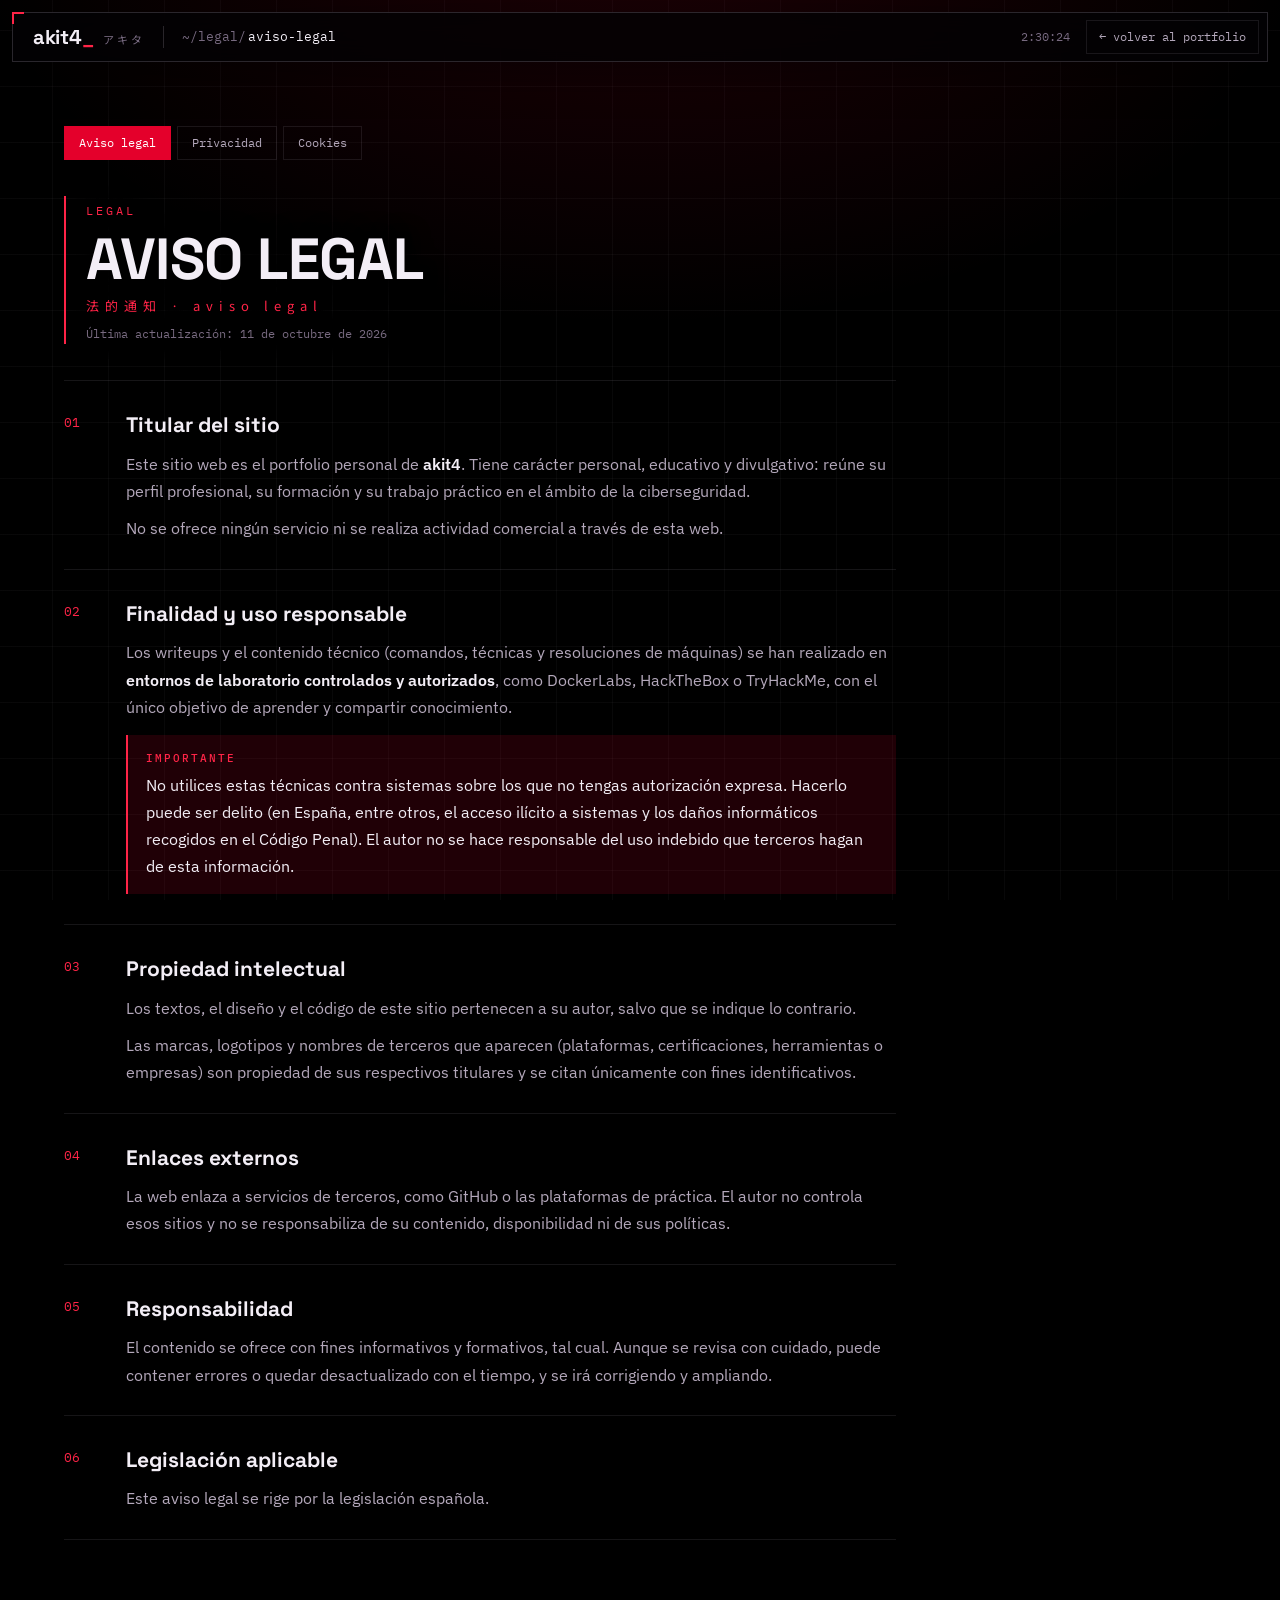
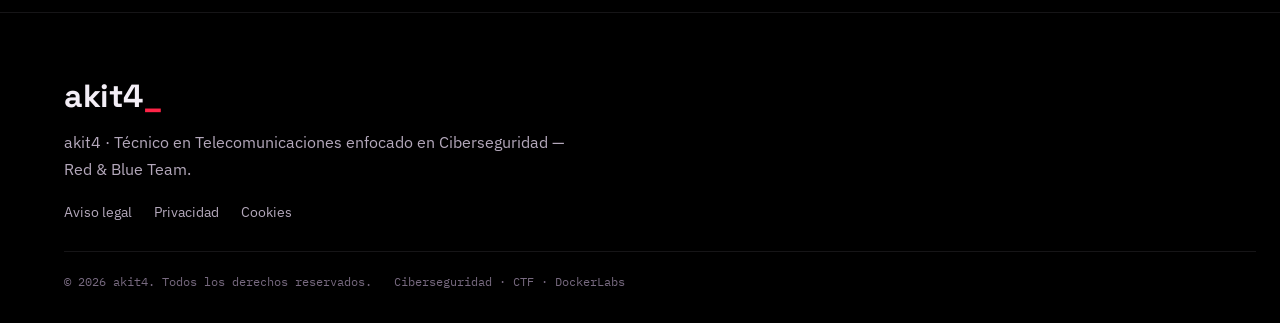
<file: aviso-legal.html>
<!doctype html>
<html lang="es" class="align-left">
<head>
<meta charset="utf-8">
<meta name="viewport" content="width=device-width, initial-scale=1">
<title>Aviso legal · akit4</title>
<meta name="description" content="Aviso legal del portfolio de akit4.">
<meta name="theme-color" content="#000000">
<link rel="icon" href="favicon.svg?v=2" type="image/svg+xml">
<link rel="preconnect" href="https://fonts.googleapis.com">
<link rel="preconnect" href="https://fonts.gstatic.com" crossorigin>
<link href="https://fonts.googleapis.com/css2?family=Space+Grotesk:wght@500;700&family=IBM+Plex+Sans:wght@400;500;600&family=IBM+Plex+Mono:wght@400;500&family=Noto+Sans+JP:wght@400;700&display=swap" rel="stylesheet">
<link rel="stylesheet" href="styles.css?v=8">
</head>
<body class="legal-page">

<header class="topbar">
  <a href="index.html" class="brand" aria-label="Volver al portfolio"><b>akit4</b><i>_</i><small>アキタ</small></a>
  <div class="crumbs"><span class="path">~/legal/</span><span id="crumb">aviso-legal</span></div>
  <div class="topbar-right">
    <a class="tb-btn" href="index.html">← volver al portfolio</a>
  </div>
</header>

<main class="legal">
  <nav class="legal-tabs" aria-label="Páginas legales">
    <a href="aviso-legal.html" aria-current="page">Aviso legal</a>
    <a href="privacidad.html">Privacidad</a>
    <a href="cookies.html">Cookies</a>
  </nav>

  <header class="sec-head">
    <span class="sec-num">LEGAL</span>
    <h2 data-jp="法的通知 · aviso legal">Aviso legal</h2>
    <p class="legal-meta">Última actualización: 11 de octubre de 2026</p>
  </header>

  <article class="legal-body">
    <section class="legal-block"><b>01</b><div><h3>Titular del sitio</h3>
      <p>Este sitio web es el portfolio personal de <strong>akit4</strong>. Tiene carácter personal, educativo y divulgativo: reúne su perfil profesional, su formación y su trabajo práctico en el ámbito de la ciberseguridad.</p>
      <p>No se ofrece ningún servicio ni se realiza actividad comercial a través de esta web.</p>
    </div></section>
    <section class="legal-block"><b>02</b><div><h3>Finalidad y uso responsable</h3>
      <p>Los writeups y el contenido técnico (comandos, técnicas y resoluciones de máquinas) se han realizado en <strong>entornos de laboratorio controlados y autorizados</strong>, como DockerLabs, HackTheBox o TryHackMe, con el único objetivo de aprender y compartir conocimiento.</p>
      <div class="legal-note"><b>IMPORTANTE</b><p>No utilices estas técnicas contra sistemas sobre los que no tengas autorización expresa. Hacerlo puede ser delito (en España, entre otros, el acceso ilícito a sistemas y los daños informáticos recogidos en el Código Penal). El autor no se hace responsable del uso indebido que terceros hagan de esta información.</p></div>
    </div></section>
    <section class="legal-block"><b>03</b><div><h3>Propiedad intelectual</h3>
      <p>Los textos, el diseño y el código de este sitio pertenecen a su autor, salvo que se indique lo contrario.</p>
      <p>Las marcas, logotipos y nombres de terceros que aparecen (plataformas, certificaciones, herramientas o empresas) son propiedad de sus respectivos titulares y se citan únicamente con fines identificativos.</p>
    </div></section>
    <section class="legal-block"><b>04</b><div><h3>Enlaces externos</h3>
      <p>La web enlaza a servicios de terceros, como GitHub o las plataformas de práctica. El autor no controla esos sitios y no se responsabiliza de su contenido, disponibilidad ni de sus políticas.</p>
    </div></section>
    <section class="legal-block"><b>05</b><div><h3>Responsabilidad</h3>
      <p>El contenido se ofrece con fines informativos y formativos, tal cual. Aunque se revisa con cuidado, puede contener errores o quedar desactualizado con el tiempo, y se irá corrigiendo y ampliando.</p>
    </div></section>
    <section class="legal-block"><b>06</b><div><h3>Legislación aplicable</h3>
      <p>Este aviso legal se rige por la legislación española.</p>
    </div></section>
  </article>
</main>

<footer class="footer">
  <div class="brand-big">akit4<b>_</b></div>
  <p>akit4 · Técnico en Telecomunicaciones enfocado en Ciberseguridad — Red &amp; Blue Team.</p>
  <nav class="footer-links" aria-label="Legal">
    <a href="aviso-legal.html">Aviso legal</a>
    <a href="privacidad.html">Privacidad</a>
    <a href="cookies.html">Cookies</a>
  </nav>
  <div class="footer-bottom">
    <span>© 2026 akit4. Todos los derechos reservados.</span>
    <span>Ciberseguridad · CTF · DockerLabs</span>
  </div>
</footer>

<script>
  // reloj de la barra superior, igual que en el portfolio
  (function () {
    var b = document.querySelector(".topbar-right"), c = document.createElement("span");
    c.className = "tb-clock"; b.insertBefore(c, b.firstChild);
    var t = function () { c.textContent = new Date().toLocaleTimeString("es-ES", { hour12: false }); };
    t(); setInterval(t, 1000);
  })();
</script>
</body>
</html>
</file>
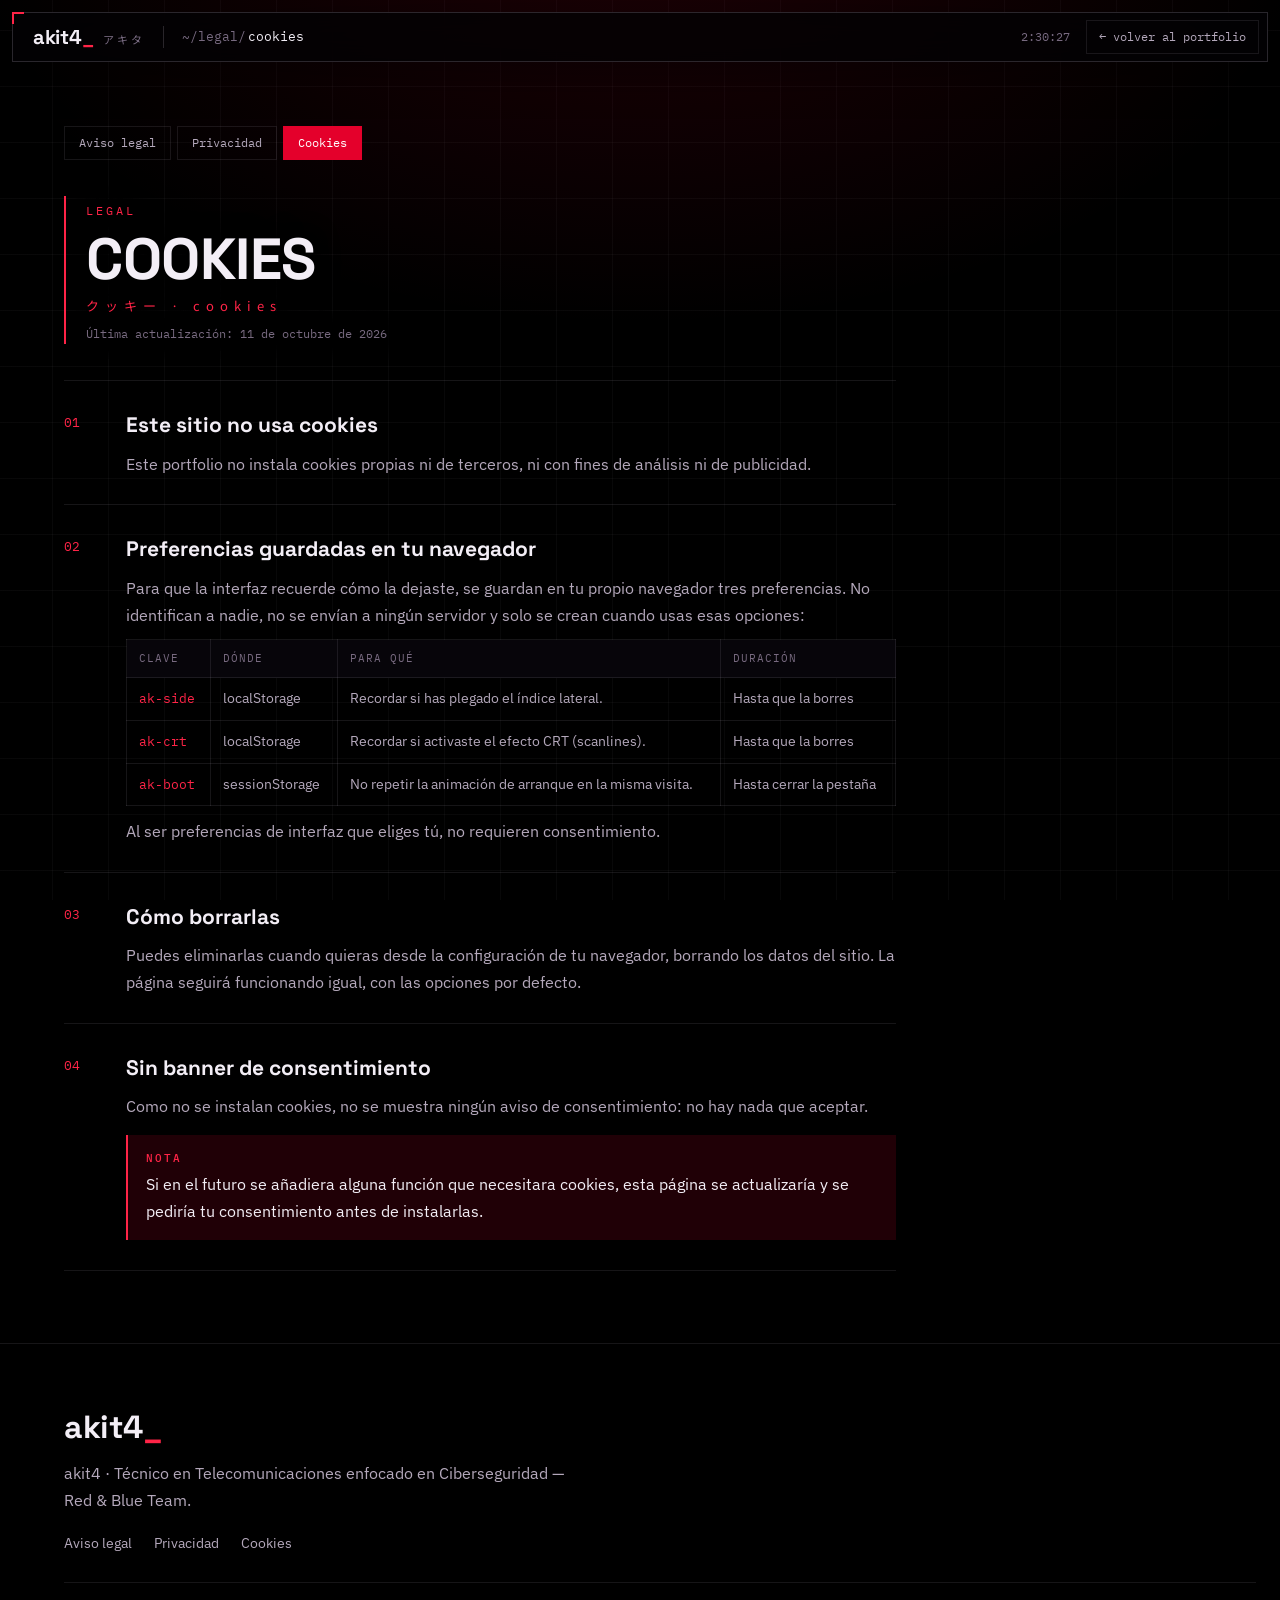
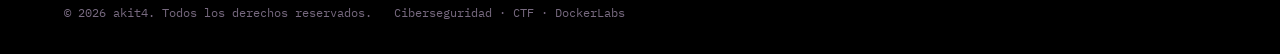
<file: cookies.html>
<!doctype html>
<html lang="es" class="align-left">
<head>
<meta charset="utf-8">
<meta name="viewport" content="width=device-width, initial-scale=1">
<title>Cookies · akit4</title>
<meta name="description" content="Cookies del portfolio de akit4.">
<meta name="theme-color" content="#000000">
<link rel="icon" href="favicon.svg?v=2" type="image/svg+xml">
<link rel="preconnect" href="https://fonts.googleapis.com">
<link rel="preconnect" href="https://fonts.gstatic.com" crossorigin>
<link href="https://fonts.googleapis.com/css2?family=Space+Grotesk:wght@500;700&family=IBM+Plex+Sans:wght@400;500;600&family=IBM+Plex+Mono:wght@400;500&family=Noto+Sans+JP:wght@400;700&display=swap" rel="stylesheet">
<link rel="stylesheet" href="styles.css?v=8">
</head>
<body class="legal-page">

<header class="topbar">
  <a href="index.html" class="brand" aria-label="Volver al portfolio"><b>akit4</b><i>_</i><small>アキタ</small></a>
  <div class="crumbs"><span class="path">~/legal/</span><span id="crumb">cookies</span></div>
  <div class="topbar-right">
    <a class="tb-btn" href="index.html">← volver al portfolio</a>
  </div>
</header>

<main class="legal">
  <nav class="legal-tabs" aria-label="Páginas legales">
    <a href="aviso-legal.html">Aviso legal</a>
    <a href="privacidad.html">Privacidad</a>
    <a href="cookies.html" aria-current="page">Cookies</a>
  </nav>

  <header class="sec-head">
    <span class="sec-num">LEGAL</span>
    <h2 data-jp="クッキー · cookies">Cookies</h2>
    <p class="legal-meta">Última actualización: 11 de octubre de 2026</p>
  </header>

  <article class="legal-body">
    <section class="legal-block"><b>01</b><div><h3>Este sitio no usa cookies</h3>
      <p>Este portfolio no instala cookies propias ni de terceros, ni con fines de análisis ni de publicidad.</p>
    </div></section>
    <section class="legal-block"><b>02</b><div><h3>Preferencias guardadas en tu navegador</h3>
      <p>Para que la interfaz recuerde cómo la dejaste, se guardan en tu propio navegador tres preferencias. No identifican a nadie, no se envían a ningún servidor y solo se crean cuando usas esas opciones:</p>
      <div class="legal-table-wrap"><table class="legal-table">
        <thead><tr><th>CLAVE</th><th>DÓNDE</th><th>PARA QUÉ</th><th>DURACIÓN</th></tr></thead>
        <tbody>
          <tr><td><code>ak-side</code></td><td>localStorage</td><td>Recordar si has plegado el índice lateral.</td><td>Hasta que la borres</td></tr>
          <tr><td><code>ak-crt</code></td><td>localStorage</td><td>Recordar si activaste el efecto CRT (scanlines).</td><td>Hasta que la borres</td></tr>
          <tr><td><code>ak-boot</code></td><td>sessionStorage</td><td>No repetir la animación de arranque en la misma visita.</td><td>Hasta cerrar la pestaña</td></tr>
        </tbody>
      </table></div>
      <p>Al ser preferencias de interfaz que eliges tú, no requieren consentimiento.</p>
    </div></section>
    <section class="legal-block"><b>03</b><div><h3>Cómo borrarlas</h3>
      <p>Puedes eliminarlas cuando quieras desde la configuración de tu navegador, borrando los datos del sitio. La página seguirá funcionando igual, con las opciones por defecto.</p>
    </div></section>
    <section class="legal-block"><b>04</b><div><h3>Sin banner de consentimiento</h3>
      <p>Como no se instalan cookies, no se muestra ningún aviso de consentimiento: no hay nada que aceptar.</p>
      <div class="legal-note"><b>NOTA</b><p>Si en el futuro se añadiera alguna función que necesitara cookies, esta página se actualizaría y se pediría tu consentimiento antes de instalarlas.</p></div>
    </div></section>
  </article>
</main>

<footer class="footer">
  <div class="brand-big">akit4<b>_</b></div>
  <p>akit4 · Técnico en Telecomunicaciones enfocado en Ciberseguridad — Red &amp; Blue Team.</p>
  <nav class="footer-links" aria-label="Legal">
    <a href="aviso-legal.html">Aviso legal</a>
    <a href="privacidad.html">Privacidad</a>
    <a href="cookies.html">Cookies</a>
  </nav>
  <div class="footer-bottom">
    <span>© 2026 akit4. Todos los derechos reservados.</span>
    <span>Ciberseguridad · CTF · DockerLabs</span>
  </div>
</footer>

<script>
  // reloj de la barra superior, igual que en el portfolio
  (function () {
    var b = document.querySelector(".topbar-right"), c = document.createElement("span");
    c.className = "tb-clock"; b.insertBefore(c, b.firstChild);
    var t = function () { c.textContent = new Date().toLocaleTimeString("es-ES", { hour12: false }); };
    t(); setInterval(t, 1000);
  })();
</script>
</body>
</html>
</file>
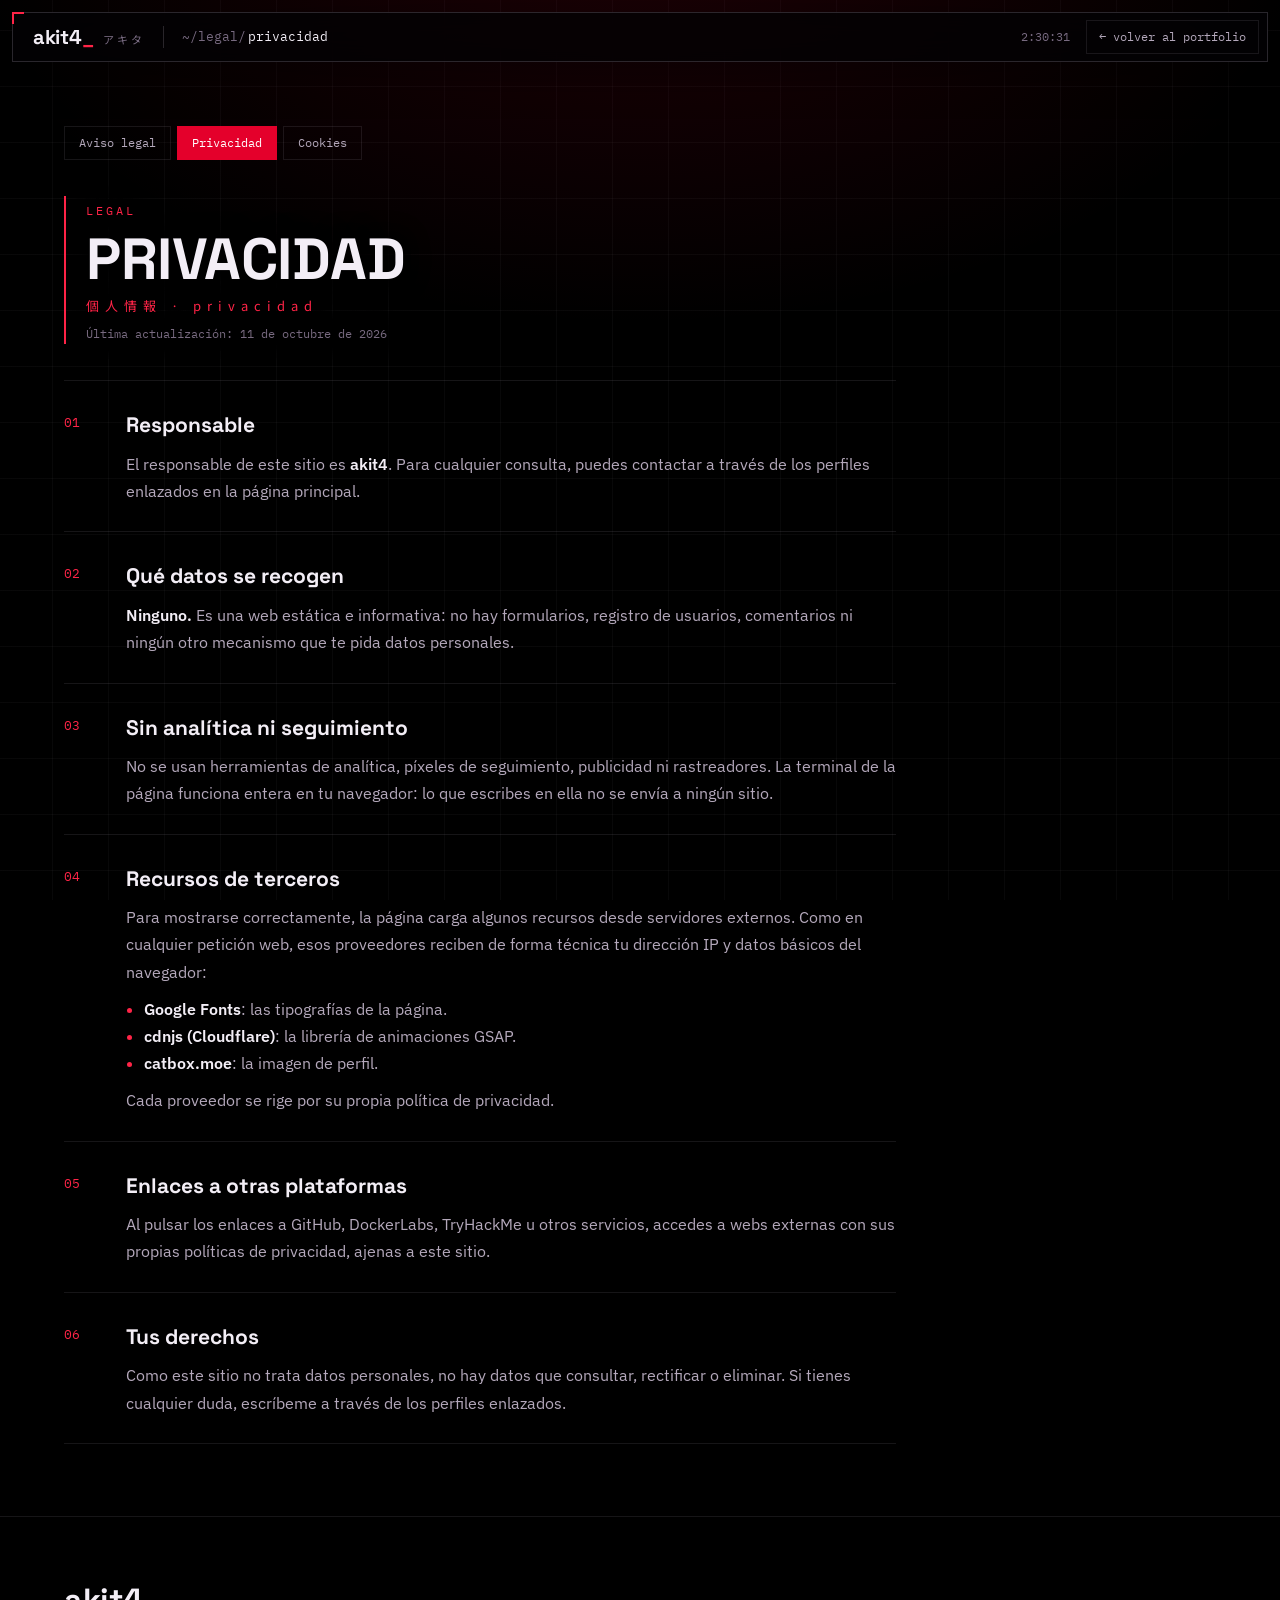
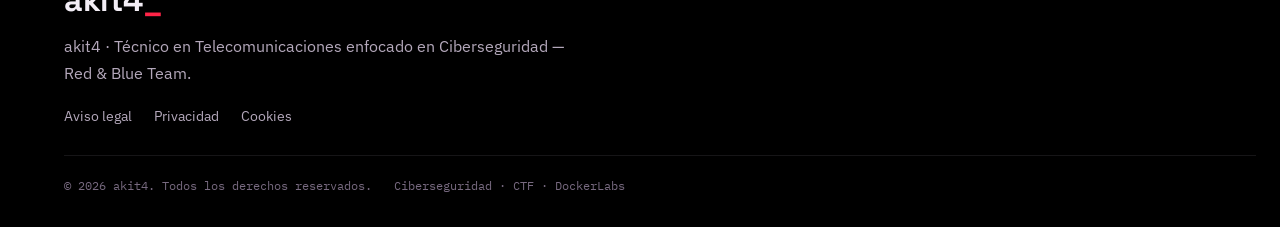
<file: privacidad.html>
<!doctype html>
<html lang="es" class="align-left">
<head>
<meta charset="utf-8">
<meta name="viewport" content="width=device-width, initial-scale=1">
<title>Privacidad · akit4</title>
<meta name="description" content="Privacidad del portfolio de akit4.">
<meta name="theme-color" content="#000000">
<link rel="icon" href="favicon.svg?v=2" type="image/svg+xml">
<link rel="preconnect" href="https://fonts.googleapis.com">
<link rel="preconnect" href="https://fonts.gstatic.com" crossorigin>
<link href="https://fonts.googleapis.com/css2?family=Space+Grotesk:wght@500;700&family=IBM+Plex+Sans:wght@400;500;600&family=IBM+Plex+Mono:wght@400;500&family=Noto+Sans+JP:wght@400;700&display=swap" rel="stylesheet">
<link rel="stylesheet" href="styles.css?v=8">
</head>
<body class="legal-page">

<header class="topbar">
  <a href="index.html" class="brand" aria-label="Volver al portfolio"><b>akit4</b><i>_</i><small>アキタ</small></a>
  <div class="crumbs"><span class="path">~/legal/</span><span id="crumb">privacidad</span></div>
  <div class="topbar-right">
    <a class="tb-btn" href="index.html">← volver al portfolio</a>
  </div>
</header>

<main class="legal">
  <nav class="legal-tabs" aria-label="Páginas legales">
    <a href="aviso-legal.html">Aviso legal</a>
    <a href="privacidad.html" aria-current="page">Privacidad</a>
    <a href="cookies.html">Cookies</a>
  </nav>

  <header class="sec-head">
    <span class="sec-num">LEGAL</span>
    <h2 data-jp="個人情報 · privacidad">Privacidad</h2>
    <p class="legal-meta">Última actualización: 11 de octubre de 2026</p>
  </header>

  <article class="legal-body">
    <section class="legal-block"><b>01</b><div><h3>Responsable</h3>
      <p>El responsable de este sitio es <strong>akit4</strong>. Para cualquier consulta, puedes contactar a través de los perfiles enlazados en la página principal.</p>
    </div></section>
    <section class="legal-block"><b>02</b><div><h3>Qué datos se recogen</h3>
      <p><strong>Ninguno.</strong> Es una web estática e informativa: no hay formularios, registro de usuarios, comentarios ni ningún otro mecanismo que te pida datos personales.</p>
    </div></section>
    <section class="legal-block"><b>03</b><div><h3>Sin analítica ni seguimiento</h3>
      <p>No se usan herramientas de analítica, píxeles de seguimiento, publicidad ni rastreadores. La terminal de la página funciona entera en tu navegador: lo que escribes en ella no se envía a ningún sitio.</p>
    </div></section>
    <section class="legal-block"><b>04</b><div><h3>Recursos de terceros</h3>
      <p>Para mostrarse correctamente, la página carga algunos recursos desde servidores externos. Como en cualquier petición web, esos proveedores reciben de forma técnica tu dirección IP y datos básicos del navegador:</p>
      <ul>
        <li><strong>Google Fonts</strong>: las tipografías de la página.</li>
        <li><strong>cdnjs (Cloudflare)</strong>: la librería de animaciones GSAP.</li>
        <li><strong>catbox.moe</strong>: la imagen de perfil.</li>
      </ul>
      <p>Cada proveedor se rige por su propia política de privacidad.</p>
    </div></section>
    <section class="legal-block"><b>05</b><div><h3>Enlaces a otras plataformas</h3>
      <p>Al pulsar los enlaces a GitHub, DockerLabs, TryHackMe u otros servicios, accedes a webs externas con sus propias políticas de privacidad, ajenas a este sitio.</p>
    </div></section>
    <section class="legal-block"><b>06</b><div><h3>Tus derechos</h3>
      <p>Como este sitio no trata datos personales, no hay datos que consultar, rectificar o eliminar. Si tienes cualquier duda, escríbeme a través de los perfiles enlazados.</p>
    </div></section>
  </article>
</main>

<footer class="footer">
  <div class="brand-big">akit4<b>_</b></div>
  <p>akit4 · Técnico en Telecomunicaciones enfocado en Ciberseguridad — Red &amp; Blue Team.</p>
  <nav class="footer-links" aria-label="Legal">
    <a href="aviso-legal.html">Aviso legal</a>
    <a href="privacidad.html">Privacidad</a>
    <a href="cookies.html">Cookies</a>
  </nav>
  <div class="footer-bottom">
    <span>© 2026 akit4. Todos los derechos reservados.</span>
    <span>Ciberseguridad · CTF · DockerLabs</span>
  </div>
</footer>

<script>
  // reloj de la barra superior, igual que en el portfolio
  (function () {
    var b = document.querySelector(".topbar-right"), c = document.createElement("span");
    c.className = "tb-clock"; b.insertBefore(c, b.firstChild);
    var t = function () { c.textContent = new Date().toLocaleTimeString("es-ES", { hour12: false }); };
    t(); setInterval(t, 1000);
  })();
</script>
</body>
</html>
</file>
<file: styles.css>
/* =========================================================
   AKIT4 // black · red · anime-tech
   ========================================================= */
:root {
  --bg: #000000;
  --bg2: #060407;
  --cell: #07050a;
  --cell-hi: #100508;
  --grid: linear-gradient(to right, rgba(235, 227, 243, .035) 1px, transparent 1px), linear-gradient(rgba(235, 227, 243, .035) 1px, transparent 1px);
  --line: rgba(240, 228, 250, .09);
  --line2: rgba(240, 228, 250, .16);
  --red: #e4002b;
  --red-hot: #ff2447;
  --red-soft: rgba(228, 0, 43, .14);
  --text: #f3eef6;
  --muted: #b4a8bb;
  --dim: #786a80;
  --steel: #7f8ff2;
  --bone: #ebe3f3;
  --f-head: "Space Grotesk", system-ui, sans-serif;
  --f-body: "IBM Plex Sans", system-ui, sans-serif;
  --f-mono: "IBM Plex Mono", ui-monospace, monospace;
  --f-jp: "Noto Sans JP", sans-serif;
  --side: 248px;
  --top-h: 50px;
  --gap: 12px;
  --maxw: 1080px;
}

*, *::before, *::after { box-sizing: border-box; }
html { scroll-behavior: smooth; scroll-padding-top: calc(var(--top-h) + var(--gap) * 2 + 8px); -webkit-text-size-adjust: 100%; }
body {
  margin: 0;
  background: var(--bg);
  background-image:
    radial-gradient(1000px 620px at 50% -12%, rgba(228, 0, 43, .14), transparent 70%),
    linear-gradient(to right, rgba(235, 227, 243, .035) 1px, transparent 1px),
    linear-gradient(rgba(235, 227, 243, .035) 1px, transparent 1px);
  background-size: auto, 56px 56px, 56px 56px;
  background-position: center top, center center, center center;
  background-attachment: fixed;
  color: var(--text);
  font-family: var(--f-body);
  font-size: 16px;
  line-height: 1.7;
  overflow-x: hidden;
}
body.booting { overflow: hidden; }
::selection { background: var(--red); color: #fff; }
a { color: var(--text); text-decoration: none; }
img { max-width: 100%; display: block; }
button { font: inherit; color: inherit; cursor: pointer; }
:focus-visible { outline: 1px solid var(--red-hot); outline-offset: 3px; }
kbd { font-family: var(--f-mono); font-size: .85em; padding: 0 5px; border: 1px solid var(--line2); border-bottom-width: 2px; border-radius: 3px; color: var(--muted); }

::-webkit-scrollbar { width: 8px; }
::-webkit-scrollbar-track { background: var(--bg); }
::-webkit-scrollbar-thumb { background: #2e1f33; }
::-webkit-scrollbar-thumb:hover { background: var(--red); }

/* ---------- overlays ---------- */
.crt { pointer-events: none; position: fixed; inset: 0; z-index: 90; background: repeating-linear-gradient(to bottom, rgba(0,0,0,.18) 0 1px, transparent 1px 3px); }
body.no-crt .crt { display: none; }

@media (hover: hover) and (pointer: fine) {
  html, body { cursor: url("data:image/svg+xml,%3Csvg xmlns='http://www.w3.org/2000/svg' width='20' height='20'%3E%3Ccircle cx='10' cy='10' r='4.5' fill='%23f03a65' stroke='%230d0a10' stroke-width='1.8'/%3E%3C/svg%3E") 10 10, auto; }
  a, button, [role="button"], label, .slot { cursor: url("data:image/svg+xml,%3Csvg xmlns='http://www.w3.org/2000/svg' width='32' height='32'%3E%3Ccircle cx='16' cy='16' r='11' fill='none' stroke='%23f03a65' stroke-width='1.8'/%3E%3Ccircle cx='16' cy='16' r='2.5' fill='%23f03a65'/%3E%3C/svg%3E") 16 16, pointer; }
  input, .term-out { cursor: text; }
}

/* ---------- boot ---------- */
#boot { position: fixed; inset: 0; z-index: 300; background: var(--bg); display: grid; place-items: center; padding: 16px; font-family: var(--f-mono); font-size: clamp(12px, 2vw, 14px); color: var(--text); }
#boot.done { animation: bootOut .6s forwards; }
@keyframes bootOut { 40% { clip-path: inset(48% 0 48% 0); } 100% { clip-path: inset(50% 0 50% 0); opacity: 0; visibility: hidden; } }
.boot-inner { width: min(600px, 100%); }
#boot-log { margin: 0 0 18px; white-space: pre-wrap; min-height: 15em; font: inherit; line-height: 1.75; }
#boot-log .p { color: var(--red-hot); } #boot-log .c { color: var(--text); font-weight: 500; } #boot-log .y { color: var(--red-hot); } #boot-log .m { color: var(--dim); }
.boot-bar { height: 2px; background: var(--line); }
.boot-bar span { display: block; height: 100%; width: 0; background: var(--red-hot); box-shadow: 0 0 10px var(--red); transition: width .2s; }
#boot-skip { margin-top: 16px; background: none; border: 0; color: var(--dim); font-family: var(--f-mono); font-size: 12px; letter-spacing: 1px; }
#boot-skip:hover { color: var(--red-hot); }

/* ---------- topbar (floating) ---------- */
.topbar {
  position: fixed; top: var(--gap); left: var(--gap); right: var(--gap); height: var(--top-h); z-index: 60;
  display: flex; align-items: center; gap: 18px; padding: 0 8px 0 20px;
  background: rgba(3, 2, 4, .82); backdrop-filter: blur(14px) saturate(1.2); -webkit-backdrop-filter: blur(14px) saturate(1.2);
  border: 1px solid var(--line2); box-shadow: 0 12px 40px rgba(0, 0, 0, .35);
}
.topbar::before { content: ""; position: absolute; left: -1px; top: -1px; width: 12px; height: 12px; border-left: 2px solid var(--red-hot); border-top: 2px solid var(--red-hot); pointer-events: none; }
.brand { display: flex; align-items: baseline; font-family: var(--f-head); font-weight: 700; font-size: 20px; letter-spacing: -.3px; color: var(--text); white-space: nowrap; }
.brand i { font-style: normal; color: var(--red-hot); animation: blink 1s steps(1) infinite; }
.brand small { margin-left: 10px; font-family: var(--f-jp); font-weight: 400; font-size: 11px; letter-spacing: 3px; color: var(--dim); }
.crumbs { display: flex; align-items: center; gap: 8px; min-width: 0; height: 22px; padding-left: 18px; border-left: 1px solid var(--line2); font-family: var(--f-mono); font-size: 13px; white-space: nowrap; }
.crumbs .path { color: var(--dim); margin-right: -6px; }
#crumb-num { color: var(--red-hot); }
#crumb { color: var(--text); overflow: hidden; text-overflow: ellipsis; }
.topbar-right { margin-left: auto; display: flex; align-items: center; gap: 6px; }
.tb-clock { padding: 0 10px; font-family: var(--f-mono); font-size: 12px; color: var(--dim); }
.tb-btn { display: flex; align-items: center; gap: 8px; height: 34px; padding: 0 12px; background: none; border: 1px solid var(--line); font-family: var(--f-mono); font-size: 12px; color: var(--muted); transition: border-color .2s, color .2s, background .2s; }
.tb-btn:hover { border-color: var(--red); color: var(--text); background: var(--red-soft); }
.tb-term b { color: var(--red-hot); font-weight: 500; }
.tb-term kbd { font-size: 11px; }
.progress { position: absolute; left: 0; right: 0; bottom: -1px; height: 1px; pointer-events: none; }
.progress i { display: block; height: 100%; width: 0; background: var(--red-hot); box-shadow: 0 0 8px var(--red); }
.burger { display: none; flex: 0 0 34px; width: 34px; height: 34px; align-items: center; justify-content: center; flex-direction: column; gap: 5px; padding: 0; background: none; border: 1px solid var(--line); }
.burger span { display: block; width: 16px; height: 1.5px; background: var(--text); transition: transform .3s, opacity .3s; }
.burger[aria-expanded="true"] span:nth-child(1) { transform: translateY(6.5px) rotate(45deg); }
.burger[aria-expanded="true"] span:nth-child(2) { opacity: 0; }
.burger[aria-expanded="true"] span:nth-child(3) { transform: translateY(-6.5px) rotate(-45deg); }

/* ---------- side index (floating window · file tree) ---------- */
html.side-collapsed { --side: 54px; }
.side {
  position: fixed; top: calc(var(--top-h) + var(--gap) * 2); left: var(--gap); bottom: var(--gap); width: var(--side); z-index: 50;
  display: flex; flex-direction: column;
  background: rgba(3, 2, 4, .82); backdrop-filter: blur(14px); -webkit-backdrop-filter: blur(14px);
  border: 1px solid var(--line2); box-shadow: 0 12px 40px rgba(0, 0, 0, .35);
  transition: width .3s cubic-bezier(.2, .8, .2, 1), transform .3s cubic-bezier(.2, .8, .2, 1);
}
.side-head { display: flex; align-items: center; gap: 10px; height: 42px; padding: 0 7px 0 16px; border-bottom: 1px solid var(--line); font-family: var(--f-mono); font-size: 12px; }
.side-title { color: var(--muted); white-space: nowrap; }
.side-title::before { content: ""; display: inline-block; width: 6px; height: 6px; margin-right: 9px; vertical-align: 1px; background: var(--red-hot); }
.side-pct { margin-left: auto; font-size: 11px; color: var(--dim); font-variant-numeric: tabular-nums; }
.side-toggle { flex: 0 0 26px; width: 26px; height: 26px; display: grid; place-items: center; padding: 0; background: none; border: 1px solid var(--line); color: var(--muted); transition: border-color .2s, color .2s; }
.side-toggle:hover { border-color: var(--red); color: var(--text); }
.side-toggle svg { width: 13px; height: 13px; transition: transform .3s; }
.side-list { list-style: none; margin: 0; padding: 8px 6px 10px; flex: 1; overflow-y: auto; overflow-x: hidden; scrollbar-width: thin; scrollbar-color: #2e1f33 transparent; }
.side-list::-webkit-scrollbar { width: 4px; }
.side-list::-webkit-scrollbar-thumb { background: #2e1f33; }
.side-item + .side-item { margin-top: 1px; }
.side-row { display: flex; align-items: center; transition: background .2s; }
.side-row:hover { background: rgba(240, 228, 250, .045); }
.side-link { position: relative; flex: 1; min-width: 0; display: flex; align-items: center; gap: 12px; height: 36px; padding: 0 10px; color: var(--muted); font-size: 14.5px; font-weight: 500; white-space: nowrap; transition: color .2s; }
.side-link b { flex: 0 0 18px; font-family: var(--f-mono); font-weight: 400; font-size: 11px; color: var(--dim); transition: color .2s; }
.side-link span { overflow: hidden; text-overflow: ellipsis; }
.side-row:hover .side-link { color: var(--text); }
.side-item.active > .side-row { background: var(--red); }
.side-item.active > .side-row .side-link { color: #fff; }
.side-item.active > .side-row .side-link b { color: rgba(255, 255, 255, .7); }
.side-chev { flex: 0 0 30px; width: 30px; height: 30px; display: grid; place-items: center; padding: 0; background: none; border: 0; color: var(--dim); transition: color .2s, transform .25s; }
.side-chev svg { width: 13px; height: 13px; }
.side-chev:hover { color: var(--text); }
.side-item.active .side-chev { color: rgba(255, 255, 255, .85); }
.side-item.open .side-chev { transform: rotate(90deg); }
.side-sub { display: grid; grid-template-rows: 0fr; transition: grid-template-rows .3s ease; }
.side-item.open .side-sub { grid-template-rows: 1fr; }
.side-sub ul { min-height: 0; overflow: hidden; list-style: none; margin: 0 0 0 19px; padding: 0; }
.side-sub > ul > li:first-child { padding-top: 4px; } .side-sub > ul > li:last-child { padding-bottom: 6px; }
.side-sub a { position: relative; display: block; padding: 3px 8px 3px 28px; font-size: 13px; color: var(--dim); white-space: nowrap; overflow: hidden; text-overflow: ellipsis; transition: color .2s; }
.side-sub li > a::before, .side-cat-btn::before { content: "├─"; position: absolute; left: 0; font-family: var(--f-mono); color: #43314a; transition: color .2s; }
.side-sub li:last-child > a::before, .side-cat:last-child > .side-cat-btn::before { content: "└─"; }
.side-sub a:hover { color: var(--text); }
.side-sub a:hover::before, .side-cat-btn:hover::before { color: var(--red-hot); }
.side-backdrop { position: fixed; inset: 0; z-index: 49; background: rgba(0, 0, 0, .55); }
.side-backdrop[hidden] { display: none; }

/* collapsed (desktop only) */
@media (min-width: 901px) {
  html.side-collapsed .side-head { justify-content: center; padding: 0; }
  html.side-collapsed .side-title, html.side-collapsed .side-pct, html.side-collapsed .side-chev,
  html.side-collapsed .side-sub, html.side-collapsed .side-link span { display: none; }
  html.side-collapsed .side-toggle svg { transform: rotate(180deg); }
  html.side-collapsed .side-list { overflow: visible; padding: 8px 5px; }
  html.side-collapsed .side-link { justify-content: center; gap: 0; padding: 0; height: 40px; }
  html.side-collapsed .side-link b { flex: none; font-size: 12px; }
  html.side-collapsed .side-link::after {
    content: attr(data-label); position: absolute; left: calc(100% + 16px); top: 50%; transform: translate(-6px, -50%); opacity: 0; pointer-events: none;
    padding: 5px 11px; background: #1b1121; border: 1px solid var(--line2); border-left: 2px solid var(--red);
    font-family: var(--f-head); font-size: 13px; font-weight: 500; color: var(--text); white-space: nowrap; transition: opacity .2s, transform .2s;
  }
  html.side-collapsed .side-link:hover::after, html.side-collapsed .side-link:focus-visible::after { opacity: 1; transform: translate(0, -50%); }
}

main, .footer { margin-left: calc(var(--side) + var(--gap) * 2); transition: margin-left .3s cubic-bezier(.2, .8, .2, 1); }

/* ---------- sections ---------- */
.section { position: relative; max-width: var(--maxw); margin: 0 auto; padding: 100px 24px; }
.sec-head { text-align: center; margin: 0 auto 48px; max-width: 720px; }
.sec-num { display: inline-block; font-family: var(--f-mono); font-size: 12px; color: var(--red-hot); letter-spacing: 3px; }
.sec-head h2 { margin: 6px 0 4px; font-family: var(--f-head); font-weight: 700; text-transform: uppercase; font-size: clamp(32px, 5.6vw, 58px); line-height: 1.02; letter-spacing: -.5px; color: var(--text); }
.sec-head h2::after { content: attr(data-jp); display: flex; align-items: center; justify-content: center; gap: 12px; margin-top: 10px; font-family: var(--f-jp); font-weight: 400; font-size: 13px; letter-spacing: 6px; color: var(--red-hot); text-transform: none; }
.sec-sub { margin: 14px auto 0; color: var(--muted); max-width: 58ch; }

/* joined grids: 1px hairlines between cells */
.joined { display: grid; gap: 0; border-top: 1px solid var(--line); border-left: 1px solid var(--line); }
.joined > * { background-color: rgba(0, 0, 0, .9); background-image: var(--grid); background-size: 56px 56px; background-position: center center; background-attachment: fixed; border-right: 1px solid var(--line); border-bottom: 1px solid var(--line); }

/* ---------- hero ---------- */
.hero { position: relative; min-height: 100svh; padding: calc(var(--top-h) + var(--gap) + 40px) 20px 70px; display: flex; flex-direction: column; align-items: center; justify-content: center; text-align: center; overflow: hidden; }
/* the network fades to transparent (bottom + sides) so the hero has no visible box edge */
#synth {
  position: absolute; inset: 0; width: 100%; height: 100%; z-index: 0;
  -webkit-mask-image: linear-gradient(to bottom, #000 0%, #000 55%, transparent 100%), linear-gradient(to right, transparent 0%, #000 8%, #000 92%, transparent 100%);
  -webkit-mask-composite: source-in;
  mask-image: linear-gradient(to bottom, #000 0%, #000 55%, transparent 100%), linear-gradient(to right, transparent 0%, #000 8%, #000 92%, transparent 100%);
  mask-composite: intersect;
}
.side-jp { position: absolute; top: 50%; transform: translateY(-50%); z-index: 1; writing-mode: vertical-rl; font-family: var(--f-jp); font-weight: 700; font-size: clamp(14px, 1.6vw, 18px); letter-spacing: 14px; color: var(--dim); user-select: none; }
.side-jp.l { left: 28px; } .side-jp.r { right: 28px; color: var(--red); }
.hero-inner { position: relative; z-index: 2; display: flex; flex-direction: column; align-items: center; max-width: 820px; }

.hero-avatar { width: 196px; margin-bottom: 26px; }
.frame { position: relative; aspect-ratio: 1; padding: 5px; border: 1px solid var(--line2); background: var(--bg); }
.frame img { width: 100%; height: 100%; object-fit: cover; }
.avatar-fallback { display: none; place-items: center; width: 100%; height: 100%; font-family: var(--f-head); font-size: 64px; color: var(--red-hot); background: var(--bg2); }
.avatar-tag { display: flex; justify-content: center; gap: 14px; white-space: nowrap; margin-top: 12px; font-family: var(--f-mono); font-size: 11px; color: var(--dim); }
.avatar-tag .ok { color: var(--red-hot); }

.eyebrow { margin: 0 0 14px; font-family: var(--f-mono); font-size: 12px; letter-spacing: 3px; color: var(--muted); }
.blink { animation: blink 1s steps(1) infinite; color: var(--red-hot); }
@keyframes blink { 50% { opacity: 0 } }
.glitch { position: relative; margin: 0; font-family: var(--f-head); font-weight: 700; text-transform: uppercase; font-size: clamp(38px, 6.2vw, 80px); line-height: .98; letter-spacing: -1.5px; color: var(--text); }
.glitch::before, .glitch::after { content: attr(data-text); position: absolute; inset: 0; overflow: hidden; pointer-events: none; }
.glitch::before { color: var(--red-hot); transform: translate(-3px, 0); clip-path: inset(0 0 100% 0); animation: gl1 5s infinite steps(1); }
.glitch::after { color: #fff; transform: translate(3px, 0); clip-path: inset(100% 0 0 0); animation: gl2 4.2s infinite steps(1); opacity: .6; }
@keyframes gl1 { 0%, 93%, 100% { clip-path: inset(0 0 100% 0) } 94% { clip-path: inset(12% 0 58% 0); transform: translate(-7px, 0) } 96% { clip-path: inset(52% 0 22% 0); transform: translate(5px, 0) } }
@keyframes gl2 { 0%, 90%, 100% { clip-path: inset(100% 0 0 0) } 91% { clip-path: inset(62% 0 14% 0); transform: translate(6px, 0) } 93% { clip-path: inset(22% 0 60% 0); transform: translate(-4px, 0) } }
.jp { margin: 16px 0 0; display: flex; flex-wrap: wrap; justify-content: center; align-items: center; gap: 12px; font-family: var(--f-jp); font-size: clamp(14px, 1.8vw, 17px); letter-spacing: 6px; color: var(--muted); }
.handle { font-family: var(--f-mono); font-size: 13px; letter-spacing: 1px; color: #fff; background: var(--red); padding: 1px 10px; }
.tagline { margin: 20px 0 28px; font-size: clamp(16px, 1.9vw, 19px); color: var(--text); min-height: 1.8em; max-width: 52ch; }
.caret { color: var(--red-hot); animation: blink .8s steps(1) infinite; }

.hero-cta { display: flex; flex-wrap: wrap; justify-content: center; gap: 10px; }
.btn { --c: var(--text); display: inline-flex; align-items: center; gap: 10px; padding: 11px 20px; font-family: var(--f-head); font-weight: 500; font-size: 14px; letter-spacing: .5px; color: var(--c); border: 1px solid var(--line2); background: rgba(0, 0, 0, .75); transition: color .2s, background .2s, border-color .2s; }
.btn svg { width: 17px; height: 17px; }
.btn:hover { border-color: var(--red); background: var(--red); color: #fff; }
.btn-pink { background: var(--red); border-color: var(--red); color: #fff; }
.btn-pink:hover { background: var(--red-hot); border-color: var(--red-hot); }
.btn.sm { padding: 7px 14px; font-size: 13px; }

.stats { position: relative; z-index: 2; margin-top: 52px; grid-template-columns: repeat(4, 1fr); width: min(760px, 100%); }
.stat { padding: 16px 12px; background: rgba(5, 3, 6, .88) !important; }
.stat b { display: block; font-family: var(--f-head); font-weight: 700; font-size: 38px; line-height: 1.1; color: var(--text); }
.stat:first-child b { color: var(--red-hot); }
.stat span { font-family: var(--f-mono); font-size: 11px; letter-spacing: 1px; color: var(--muted); text-transform: uppercase; }
.scroll-hint { position: absolute; z-index: 2; bottom: 18px; left: 50%; transform: translateX(-50%); font-family: var(--f-mono); font-size: 11px; letter-spacing: 3px; color: var(--dim); animation: bob 2s ease-in-out infinite; }
.scroll-hint:hover { color: var(--red-hot); }
@keyframes bob { 50% { transform: translate(-50%, 6px); } }

/* ---------- console (inline terminal) ---------- */
#consola { padding-top: 40px; }
.console { max-width: 860px; margin: 0 auto; border: 1px solid var(--line2); background: rgba(5, 3, 6, .94); box-shadow: 0 30px 80px rgba(0, 0, 0, .45); }
.console-bar { display: flex; align-items: center; gap: 14px; padding: 9px 14px; border-bottom: 1px solid var(--line); font-family: var(--f-mono); font-size: 12px; color: var(--dim); }
.console-bar .title { color: var(--muted); }
.console-hint { margin-left: auto; }
.console-hint b { color: var(--red-hot); font-weight: 500; }
.dots { display: flex; gap: 6px; } .dots i { width: 9px; height: 9px; border-radius: 50%; background: #302334; } .dots i:first-child { background: var(--red); }
.term-out { height: 330px; overflow-y: auto; padding: 18px 20px 6px; font-family: var(--f-mono); font-size: 14px; line-height: 1.7; white-space: pre-wrap; word-break: break-word; color: var(--text); scroll-behavior: smooth; }
.term-out .c { color: var(--text); font-weight: 500; } .term-out .p { color: var(--red-hot); } .term-out .y { color: var(--bone); } .term-out .m { color: var(--dim); }
.term-out .bio { color: var(--text); font-family: var(--f-body); font-size: 15.5px; line-height: 1.75; }
.term-out a { color: var(--text); text-decoration: underline; text-decoration-color: var(--red); text-underline-offset: 3px; }
.term-out a:hover { color: var(--red-hot); }
.term-in { display: flex; align-items: center; gap: 10px; padding: 12px 20px 16px; font-family: var(--f-mono); font-size: 14px; }
.term-in label { color: var(--red-hot); white-space: nowrap; }
.term-in input { flex: 1; min-width: 0; background: none; border: 0; outline: 0; color: var(--text); font: inherit; caret-color: var(--red-hot); }
.term-in input::placeholder { color: var(--dim); }
.console:focus-within { border-color: rgba(228, 0, 43, .55); }
.chips { display: flex; flex-wrap: wrap; justify-content: center; gap: 8px; max-width: 860px; margin: 16px auto 0; }
.chips span { font-family: var(--f-mono); font-size: 12px; color: var(--dim); align-self: center; margin-right: 4px; }
.chips button { font-family: var(--f-mono); font-size: 12px; padding: 4px 11px; background: none; border: 1px solid var(--line); color: var(--muted); transition: all .2s; }
.chips button:hover { border-color: var(--red); color: var(--text); background: var(--red-soft); }

/* ---------- formación ---------- */
.timeline { grid-template-columns: 1fr; }
.node { position: relative; padding: 22px 26px 22px 64px; transition: background .2s; }
.node:hover { background-color: var(--cell-hi); }
.node .mark { position: absolute; left: 26px; top: 30px; width: 10px; height: 10px; border: 1.5px solid var(--dim); transform: rotate(45deg); }
.node.current .mark { background: var(--red-hot); border-color: var(--red-hot); box-shadow: 0 0 12px var(--red-hot); animation: pulse 1.6s infinite; }
@keyframes pulse { 50% { opacity: .45 } }
.node-top { display: flex; flex-wrap: wrap; justify-content: space-between; gap: 6px 14px; align-items: baseline; }
.node h3 { margin: 0; font-family: var(--f-head); font-size: clamp(18px, 2.3vw, 22px); font-weight: 700; }
.node h3 em { font-style: normal; color: var(--red-hot); }
.lvl { font-family: var(--f-mono); font-size: 12px; color: var(--dim); }
.node p { margin: 4px 0 0; color: var(--muted); }
.node .now { display: inline-block; margin-top: 10px; font-family: var(--f-mono); font-size: 11px; letter-spacing: 1px; padding: 1px 10px; color: #fff; background: var(--red); }
.future { margin: 24px 0 0; padding: 24px 26px; border: 1px dashed rgba(228, 0, 43, .5); background: linear-gradient(90deg, var(--red-soft), transparent); text-align: center; }
.future-badge { font-family: var(--f-mono); font-size: 12px; color: var(--red-hot); letter-spacing: 3px; margin-bottom: 6px; }
.future h3 { margin: 0 0 6px; font-family: var(--f-head); font-size: 22px; }
.future p { margin: 0 auto; color: var(--muted); max-width: 64ch; }

/* ---------- idiomas ---------- */
.langs { grid-template-columns: repeat(3, 1fr); max-width: 980px; margin: 0 auto; }
.lang { padding: 24px 26px; }
.lang-top { display: flex; justify-content: space-between; gap: 10px; align-items: baseline; flex-wrap: wrap; margin-bottom: 14px; }
.lang-top span { font-family: var(--f-head); font-size: 24px; font-weight: 700; }
.lang-top em { font-style: normal; font-family: var(--f-mono); font-size: 12px; color: var(--red-hot); }
.bar { height: 4px; background: rgba(240, 228, 250, .08); }
.bar i { display: block; height: 100%; width: 0; background: var(--red-hot); box-shadow: 0 0 10px var(--red); transition: width 1.4s cubic-bezier(.2, .8, .2, 1); }
.lang small { display: block; margin-top: 10px; font-family: var(--f-mono); font-size: 12px; color: var(--dim); }

/* ---------- experiencia ---------- */
.quests { grid-template-columns: repeat(2, 1fr); }
.quest { position: relative; padding: 26px 26px 24px; transition: background .25s; }
.quest::before { content: ""; position: absolute; left: 0; top: 0; bottom: 0; width: 2px; background: var(--red-hot); transform: scaleY(0); transform-origin: top; transition: transform .35s; }
.quest:hover { background-color: var(--cell-hi); }
.quest:hover::before { transform: scaleY(1); }
.quest-head { display: flex; justify-content: space-between; gap: 10px; margin-bottom: 10px; font-family: var(--f-mono); font-size: 11px; }
.quest-id { color: var(--dim); letter-spacing: 1px; }
.quest-state { color: var(--red-hot); }
.quest h3 { margin: 0; font-family: var(--f-head); font-size: 24px; font-weight: 700; }
.quest .role { margin: 2px 0 0; color: var(--red-hot); font-size: 14px; font-weight: 500; }
.quest .place { margin: 0 0 12px; color: var(--muted); font-size: 14px; }
.quest .place::before { content: "◇ "; color: var(--red); }
.quest p.desc { margin: 0; color: var(--muted); }
.xp { margin-top: 18px; display: flex; align-items: center; gap: 10px; font-family: var(--f-mono); font-size: 11px; color: var(--dim); }
.xp .bar { flex: 1; height: 2px; }

/* ---------- herramientas (compact stack) ---------- */
.tabs { display: flex; flex-wrap: wrap; justify-content: center; gap: 6px; margin-bottom: 22px; }
.tab, .filter { padding: 6px 13px; font-size: 13px; font-weight: 500; border: 1px solid var(--line); background: none; color: var(--muted); transition: all .2s; }
.tab sup, .filter sup { color: var(--red-hot); margin-left: 4px; font-family: var(--f-mono); }
.tab:hover, .filter:hover { color: var(--text); border-color: var(--line2); }
.tab.active, .filter.active { background: var(--red); border-color: var(--red); color: #fff; }
.tab.active sup { color: #fff; }
.stack { grid-template-columns: repeat(2, 1fr); }
.stack-cat { padding: 16px 18px 18px; scroll-margin-top: calc(var(--top-h) + 80px); }
.stack-head { display: flex; align-items: baseline; gap: 10px; margin-bottom: 11px; font-family: var(--f-mono); font-size: 12px; }
.stack-head b { font-weight: 500; letter-spacing: 1px; text-transform: uppercase; color: var(--text); }
.stack-head b::before { content: ""; display: inline-block; width: 6px; height: 6px; margin-right: 9px; vertical-align: 1px; background: var(--c); }
.stack-head .n { color: var(--dim); }
.stack-head .t { margin-left: auto; font-size: 10px; letter-spacing: 1px; color: var(--c); opacity: .85; }
.stack-items { display: flex; flex-wrap: wrap; gap: 6px; }
.slot { padding: 4px 10px; font-size: 13.5px; line-height: 1.5; color: var(--text); background: rgba(240, 228, 250, .025); border: 1px solid var(--line); transition: border-color .2s, color .2s, background .2s; }
.slot:hover { border-color: var(--c); background-color: var(--cell-hi); }
.slot.open { border-color: var(--c); background: var(--c); color: var(--bg); }
/* tool popover */
.tip { position: absolute; z-index: 70; width: min(340px, calc(100vw - 32px)); padding: 18px 18px 14px; background: #1b1121; border: 1px solid var(--line2); border-top: 2px solid var(--tc, var(--red-hot)); box-shadow: 0 24px 60px rgba(0, 0, 0, .6); opacity: 0; transform: translateY(6px); pointer-events: none; transition: opacity .18s, transform .18s; }
.tip.show { opacity: 1; transform: none; pointer-events: auto; }
.tip::before { content: ""; position: absolute; left: var(--ax, 40px); width: 10px; height: 10px; background: #1b1121; transform: rotate(45deg); }
.tip.below::before { top: -7px; border-left: 2px solid var(--tc, var(--red-hot)); border-top: 2px solid var(--tc, var(--red-hot)); }
.tip.above::before { bottom: -6px; border-right: 1px solid var(--line2); border-bottom: 1px solid var(--line2); }
.tip-head { display: flex; align-items: center; gap: 10px; flex-wrap: wrap; margin-bottom: 8px; padding-right: 26px; font-family: var(--f-mono); font-size: 11px; }
.tip-cat { color: var(--dim); }
.tip-type { font-weight: 500; letter-spacing: 1px; padding: 0 7px; color: var(--bg); background: var(--tc, var(--red-hot)); }
.tip h4 { margin: 0 0 6px; font-family: var(--f-head); font-size: 22px; font-weight: 700; line-height: 1.2; }
.tip p { margin: 0; font-size: 15px; color: var(--text); line-height: 1.6; }
.tip-foot { margin-top: 12px; padding-top: 10px; border-top: 1px solid var(--line); display: flex; justify-content: space-between; align-items: center; gap: 10px; font-family: var(--f-mono); font-size: 11px; color: var(--dim); }
.tip-nav { display: flex; gap: 4px; }
.tip-nav button { width: 26px; height: 22px; background: none; border: 1px solid var(--line2); color: var(--muted); font-family: var(--f-mono); }
.tip-nav button:hover { background: var(--red); border-color: var(--red); color: #fff; }
.tip-close { position: absolute; top: 10px; right: 10px; width: 24px; height: 24px; border: 1px solid var(--line2); background: none; color: var(--muted); line-height: 1; font-size: 12px; }
.tip-close:hover { color: #fff; border-color: var(--red); background: var(--red); }
@media (max-width: 600px) {
  .tip { position: fixed; left: 12px !important; right: 12px; top: auto !important; bottom: 12px; width: auto; transform: translateY(24px); }
  .tip::before { display: none; }
}

/* ---------- certificaciones ---------- */
.team-switch { display: flex; justify-content: center; gap: 0; margin: 0 auto 24px; width: max-content; border: 1px solid var(--line); }
.team { padding: 10px 22px; background: none; border: 0; font-family: var(--f-head); font-weight: 700; font-size: 14px; letter-spacing: 1px; color: var(--muted); transition: all .2s; }
.team.red.active { background: var(--red); color: #fff; }
.team.blue.active { background: #28307a; color: #e6e8ff; }
.certs { grid-template-columns: repeat(4, 1fr); }
.cert { --tc: var(--red-hot); position: relative; padding: 24px 22px 22px; box-shadow: inset 0 2px 0 var(--tc); transition: background .2s; }
.cert.blue { --tc: var(--steel); }
.cert:hover { background-color: var(--cell-hi); }
.cert-code { font-family: var(--f-head); font-weight: 700; font-size: 30px; line-height: 1.1; }
.rank { display: flex; align-items: center; gap: 8px; margin: 6px 0 14px; font-family: var(--f-mono); font-size: 11px; letter-spacing: 1px; color: var(--tc); }
.stars { letter-spacing: 2px; }
.cert h3 { margin: 0; font-size: 15px; font-weight: 600; }
.cert .org { margin: 2px 0 12px; font-size: 13px; color: var(--dim); }
.cert p { margin: 0; font-size: 14px; color: var(--muted); }
.cert .status { position: absolute; top: 14px; right: 14px; font-family: var(--f-mono); font-size: 10px; color: var(--dim); }

/* ---------- perfiles ---------- */
.arcade { grid-template-columns: repeat(3, 1fr); max-width: 900px; margin: 0 auto; }
.cab { display: block; padding: 16px 16px 20px; text-align: center; transition: background .25s; }
.cab:hover { background-color: var(--cell-hi); }
.cab-screen { position: relative; aspect-ratio: 16/9; display: grid; place-items: center; align-content: center; gap: 6px; overflow: hidden; border: 1px solid var(--line); background: radial-gradient(ellipse at center, #211329, #0d0a10); }
.cab-screen::before { content: ""; position: absolute; inset: 0; background: radial-gradient(circle, rgba(228, 0, 43, .5) 1px, transparent 1.4px) 0 0 / 7px 7px; -webkit-mask: linear-gradient(160deg, #000, transparent 65%); mask: linear-gradient(160deg, #000, transparent 65%); opacity: .6; }
.cab-logo { position: relative; font-family: var(--f-head); font-weight: 700; font-size: clamp(26px, 3.4vw, 36px); transition: color .2s; }
.cab:hover .cab-logo { color: var(--red-hot); }
.insert { position: relative; font-family: var(--f-mono); font-size: 11px; color: var(--muted); }
.insert::before { content: "● "; color: var(--red-hot); animation: blink 1.4s steps(1) infinite; }
.cab h3 { margin: 14px 0 0; font-family: var(--f-head); font-size: 18px; font-weight: 700; }
.cab p { margin: 0; font-family: var(--f-mono); font-size: 13px; color: var(--red-hot); }

/* ---------- recursos ---------- */
.res-grid { grid-template-columns: repeat(5, 1fr); margin-bottom: 30px; }
.res { padding: 24px 14px; text-align: center; transition: background .2s; }
.res:hover { background-color: var(--cell-hi); }
.res b { display: block; font-family: var(--f-head); font-weight: 700; font-size: 44px; line-height: 1.1; color: var(--text); transition: color .2s; }
.res:hover b { color: var(--red-hot); }
.res span { font-size: 14px; color: var(--muted); }
.center { text-align: center; }

/* ---------- writeups ---------- */
.wu-controls { display: flex; flex-direction: column; align-items: center; gap: 14px; margin-bottom: 26px; }
.filters { display: flex; flex-wrap: wrap; justify-content: center; gap: 6px; }
.search { display: flex; align-items: center; gap: 10px; width: min(460px, 100%); padding: 9px 14px; border: 1px solid var(--line2); background: var(--cell); font-family: var(--f-mono); }
.search:focus-within { border-color: var(--red); }
.search span { color: var(--red-hot); }
.search input { flex: 1; min-width: 0; background: none; border: 0; outline: 0; color: var(--text); font: inherit; font-size: 14px; }
.search input::placeholder { color: var(--dim); }
.writeups { grid-template-columns: repeat(auto-fill, minmax(320px, 1fr)); }
.wu { position: relative; display: flex; flex-direction: column; padding: 24px; transition: background .2s; }
.wu::before { content: ""; position: absolute; left: 0; top: 0; bottom: 0; width: 2px; background: var(--red-hot); transform: scaleY(0); transform-origin: top; transition: transform .3s; }
.wu:hover { background-color: var(--cell-hi); }
.wu:hover::before { transform: scaleY(1); }
.wu:hover h3 { color: var(--red-hot); }
.wu-meta { display: flex; gap: 6px; flex-wrap: wrap; margin-bottom: 10px; }
.badge { font-family: var(--f-mono); font-size: 10.5px; letter-spacing: 1px; padding: 0 7px; border: 1px solid var(--line2); color: var(--muted); text-transform: uppercase; }
.badge.easy { border-color: rgba(240, 58, 101, .5); color: var(--red-hot); }
.badge.veasy { color: var(--bone); }
.wu h3 { margin: 0 0 8px; font-family: var(--f-head); font-size: 23px; font-weight: 700; transition: color .2s; }
.wu p { flex: 1; margin: 0 0 14px; font-size: 14.5px; color: var(--muted); }
.tags { display: flex; flex-wrap: wrap; gap: 5px; margin-bottom: 16px; }
.tags span { font-family: var(--f-mono); font-size: 11px; padding: 1px 7px; color: var(--muted); background: rgba(240, 228, 250, .04); border: 1px solid var(--line); }
.wu-foot { display: flex; justify-content: space-between; align-items: center; padding-top: 12px; border-top: 1px solid var(--line); font-family: var(--f-mono); font-size: 12px; }
.wu-foot code { color: var(--dim); }
.wu-foot .read { color: var(--text); }
.wu:hover .read { color: var(--red-hot); }
.empty { text-align: center; color: var(--muted); font-family: var(--f-mono); }

/* ---------- footer ---------- */
.footer { border-top: 1px solid var(--line); background-color: rgba(0, 0, 0, .9); background-image: var(--grid); background-size: 56px 56px; background-position: center center; background-attachment: fixed; padding: 56px 24px 30px; text-align: center; }
.footer .brand-big { font-family: var(--f-head); font-weight: 700; font-size: 32px; letter-spacing: -.5px; }
.footer .brand-big b { color: var(--red-hot); }
.footer p { margin: 6px auto 18px; color: var(--muted); max-width: 52ch; }
.footer .hero-cta { margin-bottom: 26px; }
.footer-links { display: flex; flex-wrap: wrap; justify-content: center; gap: 6px 22px; font-size: 14px; }
.footer-links a { color: var(--muted); }
.footer-links a:hover { color: var(--red-hot); }
.footer-bottom { margin-top: 26px; padding-top: 20px; border-top: 1px solid var(--line); display: flex; flex-wrap: wrap; justify-content: center; gap: 6px 22px; font-family: var(--f-mono); font-size: 12px; color: var(--dim); }

/* ---------- toast ---------- */
.toast { position: fixed; left: 50%; bottom: 24px; z-index: 180; transform: translate(-50%, 160%); padding: 11px 20px; background: #1b1121; border: 1px solid var(--line2); border-left: 2px solid var(--red-hot); font-family: var(--f-mono); font-size: 13px; transition: transform .35s; max-width: calc(100% - 32px); text-align: center; }
.toast.show { transform: translate(-50%, 0); }

/* konami — red petals */
.petal { position: fixed; top: -20px; z-index: 170; pointer-events: none; width: 13px; height: 9px; background: var(--red-hot); border-radius: 10px 0 10px 0; opacity: .85; animation: fall linear forwards; }
@keyframes fall { to { transform: translate(var(--dx), 110vh) rotate(720deg); } }

.reveal { will-change: transform, opacity; }

/* ---------- responsive ---------- */
@media (max-width: 1100px) {
  .certs { grid-template-columns: repeat(2, 1fr); }
  .res-grid { grid-template-columns: repeat(3, 1fr); }
  .tb-clock { display: none; }
}
@media (max-width: 900px) {
  :root { --side: 0px; --gap: 8px; }
  html.side-collapsed { --side: 0px; }
  main, .footer { margin-left: 0; }
  .side-jp { display: none; }
  .topbar { padding: 0 6px 0 8px; gap: 12px; }
  .burger { display: flex; }
  .side { width: min(300px, calc(100vw - var(--gap) * 2)); transform: translateX(calc(-100% - 24px)); }
  html.side-open .side { transform: none; }
  .side-toggle { display: none; }
  .stack { grid-template-columns: 1fr; }
  .quests { grid-template-columns: 1fr; }
}
@media (max-width: 680px) {
  .section { padding: 76px 16px; }
  .stats { grid-template-columns: repeat(2, 1fr); }
  .langs, .arcade, .certs { grid-template-columns: 1fr; }
  .res-grid { grid-template-columns: repeat(2, 1fr); }
  .writeups { grid-template-columns: 1fr; }
  .brand small, .crumbs .path { display: none; }
  #crt-toggle { display: none; }
  .term-out { height: 300px; padding: 14px 14px 4px; font-size: 13px; }
  .term-in { padding: 10px 14px 14px; font-size: 13px; }
  .console-hint { display: none; }
}
@media (max-width: 420px) {
  .inventory { grid-template-columns: repeat(2, 1fr); }
  .slot small { display: none; }
  .tb-term span { display: none; }
  .glitch { letter-spacing: -1px; }
}

@media (prefers-reduced-motion: reduce) {
  *, *::before, *::after { animation-duration: .001ms !important; animation-iteration-count: 1 !important; transition-duration: .001ms !important; }
  html { scroll-behavior: auto; }
}

@media (max-width: 680px) {
  .hero { justify-content: flex-start; padding-top: calc(var(--top-h) + 52px); }
  .hero-avatar { width: 150px; }
  .eyebrow { font-size: 11px; letter-spacing: 1.5px; }
}

@media (max-height: 640px) and (min-width: 901px) {
  .side-link { height: 32px; }
}
.side-list { scrollbar-color: #2e1f33 transparent; }
.side-list::-webkit-scrollbar { width: 4px; }
.side-list::-webkit-scrollbar-thumb { background: #2e1f33; }

/* ---------- index: writeups by difficulty (nested, collapsible) ---------- */
.side-sub a em, .side-cat-btn em { font-style: normal; font-family: var(--f-mono); font-size: 10.5px; color: var(--dim); margin-left: 4px; }
.side-cat-btn { position: relative; display: flex; align-items: center; width: 100%; padding: 3px 8px 3px 28px; background: none; border: 0; font: inherit; font-size: 13px; color: var(--muted); text-align: left; transition: color .2s; }
.side-cat-btn::before { position: absolute; left: 0; font-family: var(--f-mono); color: #43314a; transition: color .2s; }
.side-cat-btn:hover { color: var(--text); }
.side-cat-btn svg { width: 11px; height: 11px; margin-left: auto; color: var(--dim); transition: transform .25s, color .2s; }
.side-cat.open > .side-cat-btn { color: var(--text); }
.side-cat.open > .side-cat-btn svg { transform: rotate(90deg); color: var(--red-hot); }
.side-cat-sub { display: grid; grid-template-rows: 0fr; transition: grid-template-rows .3s ease; }
.side-cat.open > .side-cat-sub { grid-template-rows: 1fr; }
.side-cat-sub ul { min-height: 0; overflow: hidden; list-style: none; margin: 0 0 0 4px; padding: 0 0 2px 18px; }
.side-cat:not(:last-child) > .side-cat-sub ul { border-left: 1px solid #43314a; }
.side-cat-sub a { font-size: 12.5px; }
.wu.flash { background-color: var(--cell-hi); box-shadow: inset 2px 0 0 var(--red-hot), 0 0 0 1px rgba(240, 58, 101, .35); }

/* ---------- variante: alineado a la izquierda ---------- */
html.align-left .hero { align-items: flex-start; text-align: left; padding-left: clamp(24px, 5vw, 80px); padding-right: clamp(24px, 5vw, 80px); }
html.align-left .hero-inner { align-items: flex-start; max-width: 900px; }
html.align-left .jp, html.align-left .hero-cta { justify-content: flex-start; }
html.align-left .side-jp.l { display: none; }
html.align-left .scroll-hint { left: clamp(24px, 5vw, 80px); transform: none; animation: none; }
html.align-left .section { margin: 0; padding-left: clamp(24px, 5vw, 80px); padding-right: clamp(24px, 5vw, 80px); }
html.align-left .sec-head { text-align: left; margin-left: 0; padding-left: 20px; border-left: 2px solid var(--red-hot); }
html.align-left .sec-head h2::after { justify-content: flex-start; }
html.align-left .sec-sub { margin-left: 0; }
html.align-left .tabs, html.align-left .filters, html.align-left .chips { justify-content: flex-start; }
html.align-left .team-switch { margin-left: 0; }
html.align-left .wu-controls { flex-direction: row; flex-wrap: wrap; justify-content: space-between; align-items: center; }
html.align-left .console, html.align-left .chips, html.align-left .langs, html.align-left .arcade { margin-left: 0; }
html.align-left .future { text-align: left; }
html.align-left .future p { margin-left: 0; }
html.align-left .center, html.align-left .empty { text-align: left; }
html.align-left .footer { text-align: left; padding-left: clamp(24px, 5vw, 80px); }
html.align-left .footer p { margin-left: 0; }
html.align-left .footer .hero-cta, html.align-left .footer-links, html.align-left .footer-bottom { justify-content: flex-start; }
@media (max-width: 900px) {
  html.align-left .hero, html.align-left .section, html.align-left .footer { padding-left: 16px; padding-right: 16px; }
}

/* ---------- izquierda · pantallas anchas: héroe a dos columnas y secciones más anchas ---------- */
@media (min-width: 1100px) {
  html.align-left .hero-inner {
    display: grid; grid-template-columns: minmax(0, 1fr) auto; column-gap: clamp(48px, 6vw, 120px);
    align-items: center; width: 100%; max-width: 1320px;
  }
  html.align-left .hero-inner > * { grid-column: 1; }
  html.align-left .hero-avatar { grid-column: 2; grid-row: 1 / span 5; width: clamp(280px, 24vw, 400px); margin: 0; }
  html.align-left .avatar-fallback { font-size: clamp(80px, 7vw, 120px); }
  html.align-left .glitch { font-size: clamp(52px, 4vw, 80px); }
  html.align-left .stats { width: 100%; max-width: 1320px; }
  html.align-left .section { max-width: 1400px; }
  html.align-left .console, html.align-left .chips { max-width: 1100px; }
  html.align-left .langs { max-width: none; }
  html.align-left .arcade { max-width: 1100px; }
}

/* ---------- pantallas grandes (2K / 4K): escala toda la página para mantener las proporciones ---------- */
:root { --z: 1; }
@media (min-width: 2200px) { :root { --z: 1.12; } }
@media (min-width: 2400px) { :root { --z: 1.25; } }
@media (min-width: 2900px) { :root { --z: 1.45; } }
@media (min-width: 3400px) { :root { --z: 1.8; } }
html { zoom: var(--z); }
.hero { min-height: calc(100svh / var(--z)); }

/* ---------- certificaciones en proceso ---------- */
.cert.cloud { --tc: var(--bone); }
.cert .status { display: flex; align-items: center; gap: 7px; color: var(--tc); letter-spacing: 1px; }
.cert .status .dot { width: 6px; height: 6px; border-radius: 50%; background: var(--tc); box-shadow: 0 0 8px var(--tc); animation: blink 1.6s steps(1) infinite; }

/* ---------- páginas legales ---------- */
.legal-page main, .legal-page .footer { margin-left: 0; }
.legal { max-width: 960px; padding: calc(var(--top-h) + var(--gap) + 64px) clamp(20px, 5vw, 80px) 72px; }
.legal-tabs { display: flex; flex-wrap: wrap; gap: 6px; margin-bottom: 36px; }
.legal-tabs a { padding: 6px 14px; font-family: var(--f-mono); font-size: 12px; color: var(--muted); border: 1px solid var(--line); transition: border-color .2s, color .2s; }
.legal-tabs a:hover { color: var(--text); border-color: var(--line2); }
.legal-tabs a[aria-current="page"] { color: #fff; background: var(--red); border-color: var(--red); }
.legal .sec-head { margin-bottom: 36px; }
.legal-meta { margin: 12px 0 0; font-family: var(--f-mono); font-size: 12px; color: var(--dim); }
.legal-body { border-top: 1px solid var(--line); }
.legal-block { display: grid; grid-template-columns: 56px minmax(0, 1fr); column-gap: 6px; padding: 26px 0; border-bottom: 1px solid var(--line); }
.legal-block > b { padding-top: 5px; font-family: var(--f-mono); font-weight: 400; font-size: 13px; color: var(--red-hot); }
.legal-block h3 { margin: 0 0 8px; font-family: var(--f-head); font-size: 21px; font-weight: 700; }
.legal-block p, .legal-block li { color: var(--muted); }
.legal-block p { margin: 0 0 10px; }
.legal-block p:last-child { margin-bottom: 0; }
.legal-block ul { margin: 0 0 10px; padding-left: 18px; }
.legal-block li::marker { color: var(--red-hot); }
.legal-block strong { color: var(--text); font-weight: 600; }
.legal-block a { color: var(--text); text-decoration: underline; text-decoration-color: var(--red); text-underline-offset: 3px; }
.legal-block a:hover { color: var(--red-hot); }
.legal-block code { font-family: var(--f-mono); font-size: .9em; color: var(--red-hot); }
.legal-note { margin: 14px 0 4px; padding: 14px 18px; border-left: 2px solid var(--red-hot); background: var(--red-soft); }
.legal-note b { display: block; margin-bottom: 4px; font-family: var(--f-mono); font-size: 11px; font-weight: 500; letter-spacing: 2px; color: var(--red-hot); }
.legal-note p { margin: 0; color: var(--text); }
.legal-table-wrap { overflow-x: auto; margin: 6px 0 12px; }
.legal-table { width: 100%; border-collapse: collapse; font-size: 14px; }
.legal-table th, .legal-table td { padding: 9px 12px; text-align: left; vertical-align: top; border: 1px solid var(--line); }
.legal-table th { font-family: var(--f-mono); font-size: 11px; font-weight: 400; letter-spacing: 1px; color: var(--dim); background: var(--cell); }
.legal-table td { color: var(--muted); }
@media (max-width: 680px) {
  .legal-block { grid-template-columns: 1fr; }
  .legal-block > b { padding: 0 0 4px; }
}

/* ---------- writeup: tarjeta como botón ---------- */
.wu { width: 100%; text-align: left; font: inherit; color: var(--text); appearance: none; border-top: 0; border-left: 0; }
.wu .read { transition: color .2s; }

/* ---------- writeup popup ---------- */
.wu-modal { position: fixed; inset: 0; z-index: 160; display: grid; place-items: center; padding: clamp(10px, 3vw, 40px); }
.wu-modal[hidden] { display: none; }
.wu-modal-backdrop { position: absolute; inset: 0; background: rgba(5, 4, 7, .78); backdrop-filter: blur(4px); -webkit-backdrop-filter: blur(4px); }
.wu-win { position: relative; display: flex; flex-direction: column; width: min(860px, 100%); max-width: 100%; min-width: 0; max-height: min(88vh, 900px); background: var(--bg2); border: 1px solid var(--line2); box-shadow: 0 40px 100px rgba(0, 0, 0, .6); }
.wu-win::before { content: ""; position: absolute; left: -1px; top: -1px; width: 14px; height: 14px; border-left: 2px solid var(--red-hot); border-top: 2px solid var(--red-hot); pointer-events: none; }
.wu-win-bar { display: flex; align-items: center; gap: 14px; padding: 10px 12px 10px 16px; border-bottom: 1px solid var(--line); font-family: var(--f-mono); font-size: 12px; color: var(--muted); }
.wu-win-title { overflow: hidden; text-overflow: ellipsis; white-space: nowrap; }
.wu-win-title .m { color: var(--dim); }
.wu-win-nav { margin-left: auto; display: flex; align-items: center; gap: 4px; }
.wu-win-nav button { width: 30px; height: 28px; display: grid; place-items: center; background: none; border: 1px solid var(--line); color: var(--muted); font-size: 15px; transition: all .2s; }
.wu-win-nav button:hover { color: #fff; border-color: var(--red); background: var(--red); }
.wu-win-close { font-size: 12px !important; }
.wu-win-body { min-width: 0; overflow-y: auto; padding: clamp(20px, 3vw, 36px); scrollbar-width: thin; scrollbar-color: #2e1f33 transparent; }
.wu-win-body::-webkit-scrollbar { width: 8px; }
.wu-win-body::-webkit-scrollbar-thumb { background: #2e1f33; }
.wu-win-body:focus-visible { outline: none; }
.wu-win-head { padding-bottom: 20px; margin-bottom: 8px; border-bottom: 1px solid var(--line); }
.wu-win-head h3 { margin: 12px 0 10px; font-family: var(--f-head); font-weight: 700; font-size: clamp(26px, 4vw, 38px); line-height: 1.05; }
.wu-lead { margin: 0 0 14px; color: var(--muted); font-size: 15px; max-width: 70ch; }
.badge.ip { border-color: var(--line2); color: var(--dim); font-family: var(--f-mono); }
.wu-article { font-size: 15.5px; line-height: 1.75; }
.wu-article > p { margin: 0 0 16px; color: var(--muted); }
.wu-article strong { color: var(--text); font-weight: 600; }
.wu-article code { font-family: var(--f-mono); font-size: .9em; color: var(--red-hot); background: rgba(240, 58, 101, .1); padding: 1px 5px; }
.wu-h { position: relative; margin: 28px 0 14px; padding-left: 16px; font-family: var(--f-head); font-weight: 700; font-size: 17px; letter-spacing: .5px; text-transform: uppercase; color: var(--text); }
.wu-h::before { content: ""; position: absolute; left: 0; top: 2px; bottom: 2px; width: 3px; background: var(--red-hot); }
.wu-code { position: relative; margin: 0 0 18px; padding: 14px 16px; background: #0a0810; border: 1px solid var(--line); overflow-x: auto; }
.wu-code code { display: block; font-family: var(--f-mono); font-size: 13px; line-height: 1.65; color: var(--bone); background: none; padding: 0; white-space: pre; }
.wu-copy { position: absolute; top: 8px; right: 8px; padding: 2px 9px; background: var(--bg2); border: 1px solid var(--line); color: var(--dim); font-family: var(--f-mono); font-size: 10px; letter-spacing: 1px; opacity: 0; transition: opacity .2s, color .2s, border-color .2s; }
.wu-code:hover .wu-copy { opacity: 1; }
.wu-copy:hover { color: var(--red-hot); border-color: var(--red); }
.wu-note { margin: 0 0 18px; padding: 13px 16px; border-left: 2px solid var(--red-hot); background: var(--red-soft); }
.wu-note b { display: block; margin-bottom: 4px; font-family: var(--f-mono); font-size: 11px; letter-spacing: 2px; color: var(--red-hot); }
.wu-note p { margin: 0; color: var(--text); }
.wu-signoff { margin-top: 26px; padding-top: 16px; border-top: 1px dashed var(--line); font-family: var(--f-mono); font-size: 13px; color: var(--muted); }
.wu-signoff .m { color: var(--dim); }
@media (max-width: 600px) {
  .wu-win { max-height: 92vh; }
  .wu-win-nav .wu-prev, .wu-win-nav .wu-next { display: none; }
}

/* ---------- botón copiar enlace del writeup ---------- */
.wu-link { width: auto !important; padding: 0 10px; font-family: var(--f-mono); font-size: 11px; letter-spacing: .5px; white-space: nowrap; }
.wu-link.ok { color: #fff !important; border-color: var(--red) !important; background: var(--red) !important; }

/* ---------- writeup: ficha de datos ---------- */
.wu-facts { display: grid; grid-template-columns: repeat(auto-fit, minmax(150px, 1fr)); gap: 1px; margin: 0 0 16px; background: var(--line); border: 1px solid var(--line); }
.wu-facts > div { background: var(--cell); padding: 10px 14px; }
.wu-facts dt { margin: 0; font-family: var(--f-mono); font-size: 10px; letter-spacing: 1px; text-transform: uppercase; color: var(--dim); }
.wu-facts dd { margin: 3px 0 0; font-size: 13.5px; color: var(--text); }

/* ---------- writeup: informe de vulnerabilidades ---------- */
.wu-report { margin-top: 30px; }
.vulns { display: grid; gap: 12px; }
.vuln { --sv: var(--muted); padding: 16px 18px; background: var(--cell); border: 1px solid var(--line); border-left: 3px solid var(--sv); }
.vuln.sev-crítica { --sv: var(--red-hot); }
.vuln.sev-alta { --sv: #ff7a59; }
.vuln.sev-media { --sv: var(--bone); }
.vuln.sev-baja { --sv: var(--dim); }
.vuln-top { display: flex; align-items: baseline; gap: 12px; flex-wrap: wrap; margin-bottom: 6px; }
.vuln .sev { font-family: var(--f-mono); font-size: 10px; font-weight: 500; letter-spacing: 1px; padding: 1px 8px; color: var(--bg); background: var(--sv); }
.vuln.sev-media .sev, .vuln.sev-baja .sev { color: var(--bg); }
.vuln h5 { margin: 0; font-family: var(--f-head); font-size: 16px; font-weight: 600; color: var(--text); }
.vuln-refs { display: flex; flex-wrap: wrap; gap: 6px 14px; margin-bottom: 10px; font-family: var(--f-mono); font-size: 11px; color: var(--dim); }
.vuln p { margin: 0 0 8px; font-size: 14px; color: var(--muted); line-height: 1.6; }
.vuln p:last-child { margin-bottom: 0; }
.vuln p b { color: var(--text); font-weight: 600; }
.vuln-fix b { color: var(--sv); }

/* ---------- lluvia matrix (fondo global) ---------- */
#matrix { position: fixed; inset: 0; width: calc(100vw / var(--z, 1)); height: calc(100vh / var(--z, 1)); z-index: -1; pointer-events: none; opacity: .45; }
@media (prefers-reduced-motion: reduce) { #matrix { opacity: .12; } }

/* legibilidad del texto suelto sobre la lluvia */
.sec-head, .hero-inner, .tabs, .wu-controls { text-shadow: 0 0 6px #000, 0 0 14px #000, 0 0 24px #000; }
</file>
